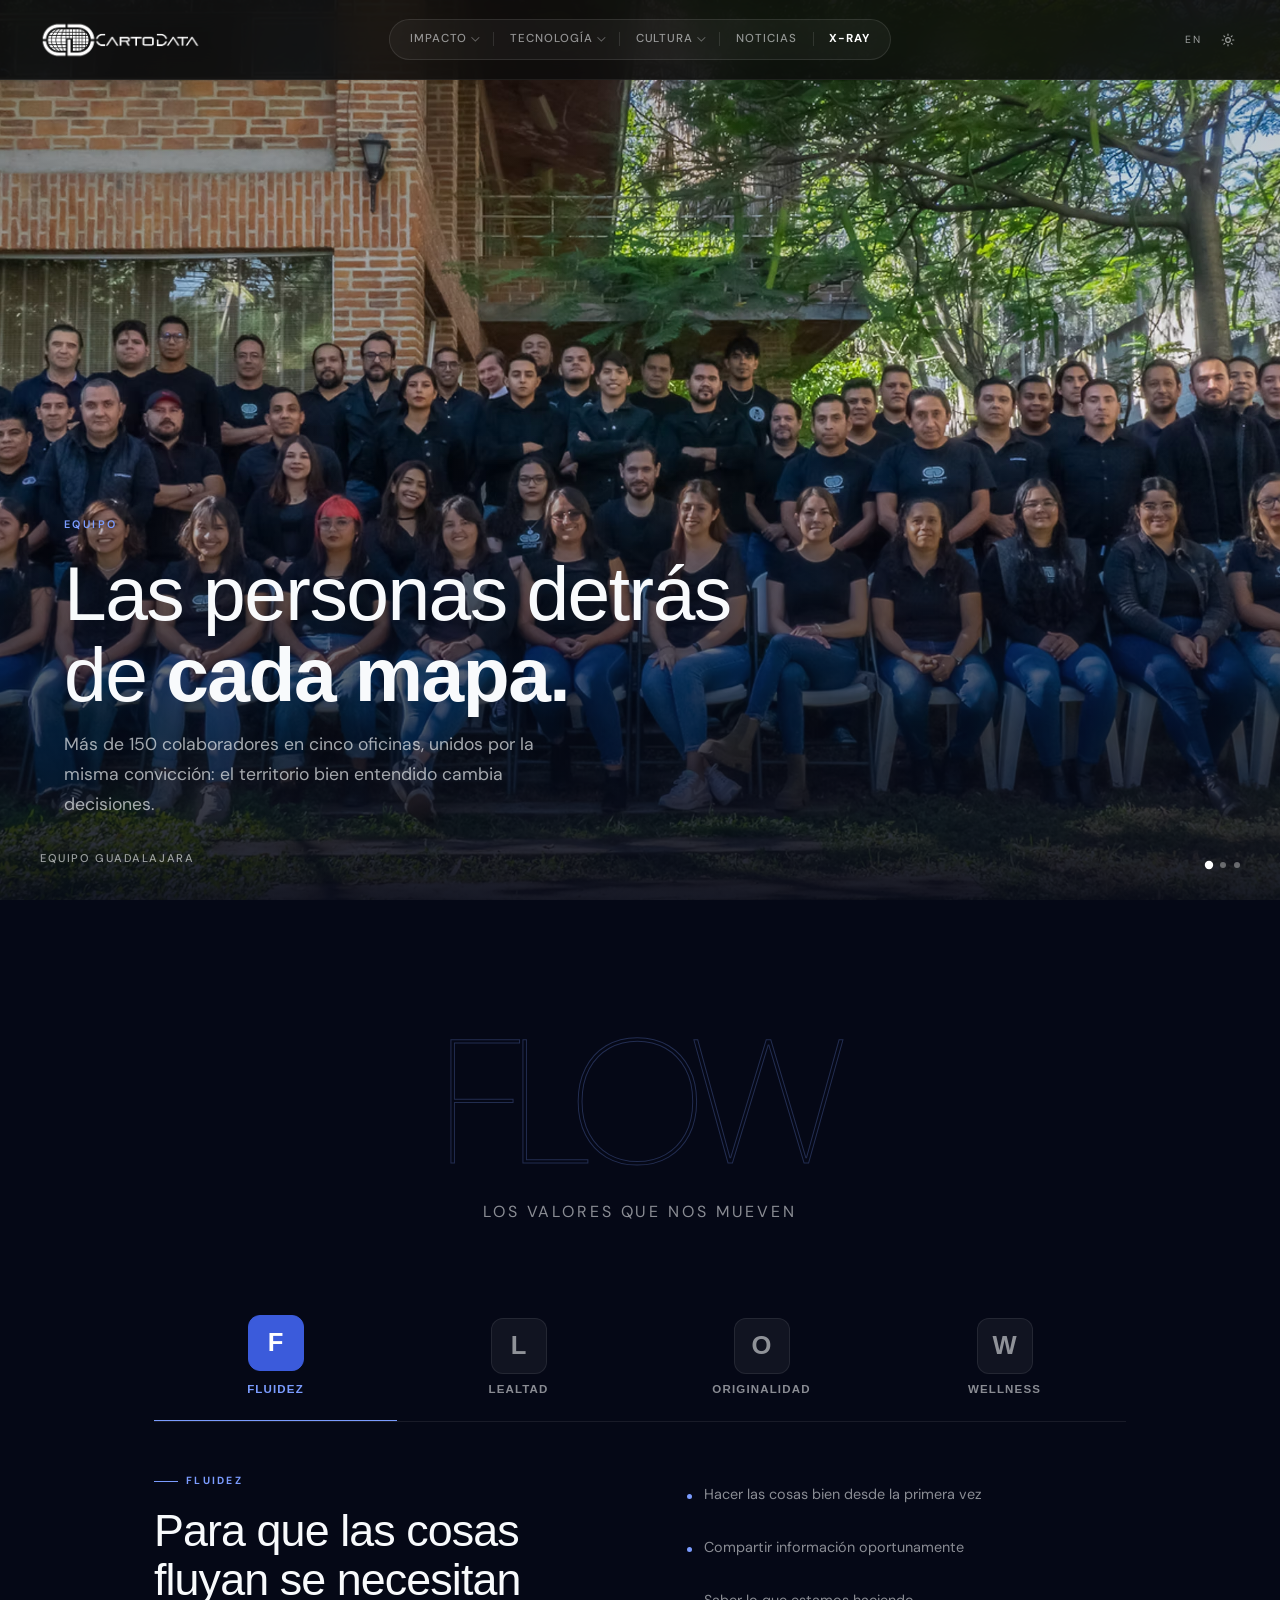
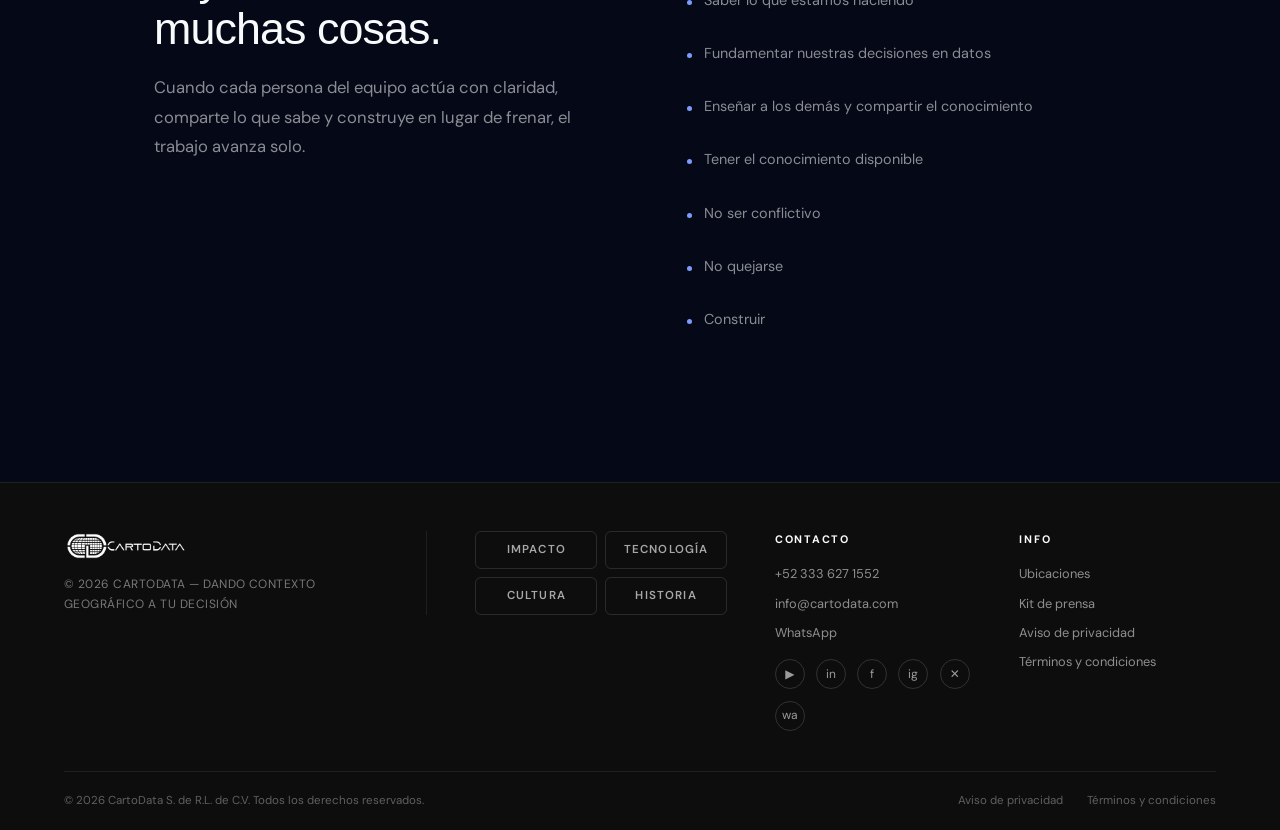
<file: equipo.html>
<!doctype html>
<html lang="es">
<head>
  <meta charset="UTF-8" />
  <meta name="viewport" content="width=device-width, initial-scale=1.0" />
  <title>Equipo CartoData — Expertos en Geomática y Cartografía</title>
  <meta name="description" content="Conoce al equipo de CartoData: expertos en fotogrametría, LiDAR, SIG y desarrollo de software geoespacial. Cuatro generaciones construyendo soluciones cartográficas para Latinoamérica." />
  <link rel="canonical" href="https://www.cartodata.com/equipo.html" />
  <!-- Open Graph -->
  <meta property="og:type" content="website" />
  <meta property="og:url" content="https://www.cartodata.com/equipo.html" />
  <meta property="og:title" content="Equipo CartoData — Expertos en Geomática y Cartografía" />
  <meta property="og:description" content="Expertos en fotogrametría, LiDAR, SIG y desarrollo de software geoespacial. Cuatro generaciones construyendo soluciones cartográficas." />
  <meta property="og:image" content="https://www.cartodata.com/images/og-equipo.jpg" />
  <meta property="og:locale" content="es_MX" />
  <meta property="og:site_name" content="CartoData" />
  <!-- Twitter Card -->
  <meta name="twitter:card" content="summary_large_image" />
  <meta name="twitter:title" content="Equipo CartoData — Expertos en Geomática y Cartografía" />
  <meta name="twitter:description" content="Expertos en fotogrametría, LiDAR, SIG y desarrollo de software geoespacial. Cuatro generaciones construyendo soluciones cartográficas." />
  <meta name="twitter:image" content="https://www.cartodata.com/images/og-equipo.jpg" />
  <!-- Schema.org -->
  <script type="application/ld+json">
  {
    "@context": "https://schema.org",
    "@type": "AboutPage",
    "name": "Equipo CartoData",
    "description": "Expertos en fotogrametría, LiDAR, SIG y desarrollo de software geoespacial.",
    "url": "https://www.cartodata.com/equipo.html",
    "about": {
      "@type": "Organization",
      "name": "CartoData",
      "url": "https://www.cartodata.com"
    }
  }
  </script>
  <style>
    /* ── Layout base ── */
    body { padding-top: 0; }

    /* ── Hero carrusel full screen ── */
    .carousel-wrap {
      position: relative; width: 100%; height: 100vh;
      overflow: hidden;
    }
    .carousel-slide {
      position: absolute; inset: 0;
      opacity: 0; transition: opacity 900ms ease;
    }
    .carousel-slide.active { opacity: 1; }
    .carousel-slide img {
      width: 100%; height: 100%; object-fit: cover; display: block;
    }
    .carousel-overlay {
      position: absolute; inset: 0;
      background: linear-gradient(to top,
        rgba(5,8,22,0.92) 0%,
        rgba(5,8,22,0.55) 28%,
        rgba(5,8,22,0.0) 55%,
        rgba(5,8,22,0.25) 100%);
    }
    /* Texto hero anclado al fondo */
    .carousel-content {
      position: absolute; inset: 0;
      display: flex; flex-direction: column;
      align-items: flex-start; justify-content: flex-end;
      text-align: left; padding: clamp(2rem,5vw,4rem);
      padding-bottom: clamp(3.5rem,7vw,5rem);
    }
    .carousel-eyebrow {
      font-size: 0.68rem; font-weight: 600; letter-spacing: 0.22em;
      text-transform: uppercase; color: var(--blue-light);
      margin-bottom: 1.2rem;
    }
    .carousel-title {
      font-size: clamp(2.5rem,6vw,5rem);
      color: #f8fafc; line-height: 1.05;
      margin-bottom: 1rem; max-width: 720px;
    }
    .carousel-title strong { font-weight: 600; }
    .carousel-subtitle {
      font-size: clamp(0.9rem,1.5vw,1.1rem);
      color: rgba(248,250,252,0.65); max-width: 500px; line-height: 1.7;
    }
    /* Label de oficina */
    .carousel-label {
      position: absolute; bottom: 2rem; left: 2.5rem;
      font-size: 0.7rem; font-weight: 500; letter-spacing: 0.14em;
      text-transform: uppercase; color: rgba(248,250,252,0.6);
    }
    .carousel-dots {
      position: absolute; bottom: 2rem; right: 2.5rem;
      display: flex; gap: 8px; align-items: center;
    }
    .carousel-dot {
      width: 6px; height: 6px; border-radius: 50%;
      background: rgba(255,255,255,0.35); border: none; cursor: pointer;
      padding: 0; transition: background 200ms, transform 200ms;
    }
    .carousel-dot.active { background: #fff; transform: scale(1.4); }

    /* ── Sección valores ── */
    .page-inner {
      max-width: 1100px; margin: 0 auto;
      padding: clamp(4rem,7vw,6rem) clamp(1.5rem,5vw,4rem);
    }

    /* ── Eyebrow / títulos ── */
    .section-eyebrow {
      display: inline-block; font-size: 0.68rem; font-weight: 600;
      letter-spacing: 0.22em; text-transform: uppercase; color: var(--blue-light);
      margin-bottom: 1rem;
    }
    .section-eyebrow::before {
      content: ''; display: inline-block;
      width: 28px; height: 1.5px; background: var(--blue-light);
      vertical-align: middle; margin-right: 0.6rem;
    }
    .section-title {
      font-size: clamp(1.8rem,3.5vw,2.8rem);
      line-height: 1.1; color: var(--text); margin-bottom: 1rem;
    }
    .section-title strong { font-weight: 600; }

    /* ── FLOW section ── */
    .flow-section { padding: clamp(5rem,9vw,8rem) 0 clamp(4rem,7vw,6rem); }
    .flow-header { text-align: center; margin-bottom: clamp(3rem,5vw,5rem); }
    .flow-super {
      font-size: clamp(5rem,14vw,11rem); font-weight: 100; line-height: 1;
      letter-spacing: -0.04em; color: transparent;
      -webkit-text-stroke: 1px rgba(123,156,255,0.25);
      user-select: none; margin-bottom: 0.5rem;
    }
    .flow-subtitle {
      font-size: clamp(0.85rem,1.3vw,1rem); color: var(--muted);
      letter-spacing: 0.18em; text-transform: uppercase; font-weight: 400;
    }

    /* Tabs */
    .flow-tabs {
      display: flex; gap: 0; border-bottom: 1px solid var(--border);
      margin-bottom: 0; overflow-x: auto; scrollbar-width: none;
    }
    .flow-tabs::-webkit-scrollbar { display: none; }
    .flow-tab {
      flex: 1; min-width: 120px; background: none; border: none;
      cursor: pointer; padding: 1.8rem 1rem 1.6rem;
      display: flex; flex-direction: column; align-items: center; gap: 0.6rem;
      position: relative; transition: background 250ms;
    }
    .flow-tab::after {
      content: ''; position: absolute; bottom: -1px; left: 0; right: 0;
      height: 2px; background: var(--blue-light); opacity: 0;
      transition: opacity 250ms;
    }
    .flow-tab.active::after { opacity: 1; }
    .flow-tab-letter {
      width: 56px; height: 56px; border-radius: 12px;
      display: flex; align-items: center; justify-content: center;
      font-size: 1.6rem; font-weight: 700; font-family: var(--font-heading);
      background: rgba(255,255,255,0.05); border: 1px solid var(--border);
      color: var(--muted); transition: background 250ms, color 250ms, border-color 250ms, transform 250ms;
    }
    .flow-tab.active .flow-tab-letter,
    .flow-tab:hover .flow-tab-letter {
      background: var(--blue); border-color: var(--blue);
      color: #fff; transform: translateY(-3px);
    }
    .flow-tab-name {
      font-size: 0.72rem; font-weight: 600; letter-spacing: 0.1em;
      text-transform: uppercase; color: var(--muted);
      transition: color 250ms;
    }
    .flow-tab.active .flow-tab-name { color: var(--blue-light); }

    /* Panel */
    .flow-panels { position: relative; min-height: 320px; }
    .flow-panel {
      display: none; padding: clamp(2.5rem,4vw,3.5rem) 0;
      animation: panelIn 350ms ease;
    }
    .flow-panel.active { display: grid; grid-template-columns: 1fr 1fr; gap: clamp(2rem,5vw,5rem); align-items: start; }
    @keyframes panelIn {
      from { opacity: 0; transform: translateY(10px); }
      to   { opacity: 1; transform: translateY(0); }
    }
    .flow-panel-left {}
    .flow-panel-tag {
      font-size: 0.65rem; font-weight: 700; letter-spacing: 0.22em;
      text-transform: uppercase; color: var(--blue-light);
      margin-bottom: 1rem; display: flex; align-items: center; gap: 0.5rem;
    }
    .flow-panel-tag::before {
      content: ''; width: 24px; height: 1.5px; background: var(--blue-light);
    }
    .flow-panel-title {
      font-size: clamp(2rem,3.5vw,3rem); font-weight: 100;
      letter-spacing: -0.02em; color: var(--text); margin-bottom: 1.25rem; line-height: 1.1;
    }
    .flow-panel-desc {
      font-size: clamp(0.9rem,1.3vw,1.05rem); color: var(--muted);
      line-height: 1.75; font-family: var(--font-sans);
    }
    .flow-panel-desc strong { color: var(--text); font-weight: 600; }
    .flow-panel-right {}
    .flow-bullets {
      list-style: none; display: flex; flex-direction: column; gap: 0.65rem;
    }
    .flow-bullets li {
      display: flex; align-items: baseline; gap: 0.75rem;
      font-size: 0.9rem; color: var(--muted); line-height: 1.5;
      padding: 0.6rem 0.9rem; border-radius: 8px;
      border: 1px solid transparent;
      transition: border-color 200ms, color 200ms, background 200ms;
    }
    .flow-bullets li:hover {
      border-color: var(--border); color: var(--text);
      background: rgba(59,91,219,0.06);
    }
    .flow-bullets li::before {
      content: ''; width: 5px; height: 5px; border-radius: 50%;
      background: var(--blue-light); flex-shrink: 0; margin-top: 0.35em;
    }

    @media (max-width: 700px) {
      .flow-panel.active { grid-template-columns: 1fr; }
      .flow-tab { min-width: 80px; padding: 1.4rem 0.5rem 1.2rem; }
      .flow-tab-letter { width: 44px; height: 44px; font-size: 1.3rem; }
    }
  </style>
</head>
<body>

  <!-- Hero carrusel full screen -->
  <div class="carousel-wrap" id="eq-carousel">
    <div class="carousel-slide active">
      <img src="./images/equipo.avif" alt="Equipo Guadalajara" />
      <div class="carousel-overlay"></div>
    </div>
    <div class="carousel-slide">
      <img src="./images/equipo-nl.avif" alt="Equipo Nuevo León" />
      <div class="carousel-overlay"></div>
    </div>
    <div class="carousel-slide">
      <img src="./images/equipo-sv.avif" alt="Equipo El Salvador" />
      <div class="carousel-overlay"></div>
    </div>
    <!-- Contenido centrado sobre las fotos -->
    <div class="carousel-content">
      <span class="carousel-eyebrow">Equipo</span>
      <h1 class="carousel-title">Las personas detrás<br>de <strong>cada mapa.</strong></h1>
      <p class="carousel-subtitle">Más de 150 colaboradores en cinco oficinas, unidos por la misma convicción: el territorio bien entendido cambia decisiones.</p>
    </div>
    <span class="carousel-label" id="eq-label">Equipo Guadalajara</span>
    <div class="carousel-dots">
      <button class="carousel-dot active" data-i="0" data-label="Equipo Guadalajara"></button>
      <button class="carousel-dot"        data-i="1" data-label="Equipo Nuevo León"></button>
      <button class="carousel-dot"        data-i="2" data-label="Equipo El Salvador"></button>
    </div>
  </div>

  <!-- FLOW Values -->
  <section class="flow-section">
    <div class="page-inner" style="padding-top:0;padding-bottom:0;">

      <div class="flow-header">
        <div class="flow-super">FLOW</div>
        <p class="flow-subtitle">Los valores que nos mueven</p>
      </div>

      <!-- Tabs -->
      <div class="flow-tabs" role="tablist">
        <button class="flow-tab active" data-flow="f" role="tab" aria-selected="true">
          <span class="flow-tab-letter">F</span>
          <span class="flow-tab-name">Fluidez</span>
        </button>
        <button class="flow-tab" data-flow="l" role="tab" aria-selected="false">
          <span class="flow-tab-letter">L</span>
          <span class="flow-tab-name">Lealtad</span>
        </button>
        <button class="flow-tab" data-flow="o" role="tab" aria-selected="false">
          <span class="flow-tab-letter">O</span>
          <span class="flow-tab-name">Originalidad</span>
        </button>
        <button class="flow-tab" data-flow="w" role="tab" aria-selected="false">
          <span class="flow-tab-letter">W</span>
          <span class="flow-tab-name">Wellness</span>
        </button>
      </div>

      <!-- Panels -->
      <div class="flow-panels">

        <div class="flow-panel active" data-flow="f">
          <div class="flow-panel-left">
            <span class="flow-panel-tag">Fluidez</span>
            <h2 class="flow-panel-title">Para que las cosas fluyan se necesitan muchas cosas.</h2>
            <p class="flow-panel-desc">Cuando cada persona del equipo actúa con claridad, comparte lo que sabe y construye en lugar de frenar, el trabajo avanza solo.</p>
          </div>
          <div class="flow-panel-right">
            <ul class="flow-bullets">
              <li>Hacer las cosas bien desde la primera vez</li>
              <li>Compartir información oportunamente</li>
              <li>Saber lo que estamos haciendo</li>
              <li>Fundamentar nuestras decisiones en datos</li>
              <li>Enseñar a los demás y compartir el conocimiento</li>
              <li>Tener el conocimiento disponible</li>
              <li>No ser conflictivo</li>
              <li>No quejarse</li>
              <li>Construir</li>
            </ul>
          </div>
        </div>

        <div class="flow-panel" data-flow="l">
          <div class="flow-panel-left">
            <span class="flow-panel-tag">Lealtad</span>
            <h2 class="flow-panel-title">Existiendo lealtad, hay confianza y hay flow.</h2>
            <p class="flow-panel-desc">La lealtad genera armonía y seguridad entre las personas. No es solo hacia la empresa — empieza desde adentro.</p>
          </div>
          <div class="flow-panel-right">
            <ul class="flow-bullets">
              <li>A mi mismo</li>
              <li>A mi familia</li>
              <li>A mi creencia</li>
              <li>A mi tribu</li>
              <li>A mi actividad</li>
              <li>A los principios científicos</li>
              <li>A mi ética</li>
            </ul>
          </div>
        </div>

        <div class="flow-panel" data-flow="o">
          <div class="flow-panel-left">
            <span class="flow-panel-tag">Originalidad</span>
            <h2 class="flow-panel-title">Cuando algo no existe, es una oportunidad — no un problema.</h2>
            <p class="flow-panel-desc">El DNA de CartoData es de <strong>innovación</strong>. Escribimos nuestras propias herramientas, integramos piezas de forma poco común y tenemos modelos de negocio diferentes. Lo cuál nos hace <strong>únicos</strong>.<br><br>No copiamos — creamos.</p>
          </div>
          <div class="flow-panel-right" style="display:flex;align-items:center;justify-content:center;">
            <div style="font-size:clamp(5rem,12vw,9rem);font-weight:100;letter-spacing:-0.05em;color:transparent;-webkit-text-stroke:1px rgba(123,156,255,0.3);line-height:1;text-align:center;">
              No<br>copiamos,<br>creamos.
            </div>
          </div>
        </div>

        <div class="flow-panel" data-flow="w">
          <div class="flow-panel-left">
            <span class="flow-panel-tag">Wellness · Bienestar</span>
            <h2 class="flow-panel-title">CartoData es una máquina de sueños.</h2>
            <p class="flow-panel-desc">Estamos formados por personas, y si las personas no funcionan, tampoco la organización. Cada uno somos parte del engranaje de una compleja maquinaria llamada CartoData.</p>
          </div>
          <div class="flow-panel-right">
            <ul class="flow-bullets">
              <li>Cuidar nuestra salud física, mental y económica es nuestra prioridad</li>
              <li>Cada uno somos parte del engranaje de CartoData</li>
              <li>Las metas de los colaboradores son las metas de la organización</li>
            </ul>
          </div>
        </div>

      </div><!-- /flow-panels -->

    </div>
  </section>

  <script>
    // FLOW tabs
    (function() {
      const tabs   = document.querySelectorAll('.flow-tab');
      const panels = document.querySelectorAll('.flow-panel');
      tabs.forEach(tab => {
        tab.addEventListener('click', () => {
          const key = tab.dataset.flow;
          tabs.forEach(t => { t.classList.remove('active'); t.setAttribute('aria-selected','false'); });
          panels.forEach(p => p.classList.remove('active'));
          tab.classList.add('active');
          tab.setAttribute('aria-selected','true');
          document.querySelector(`.flow-panel[data-flow="${key}"]`).classList.add('active');
        });
      });
    })();
  </script>

  <script>
    (function() {
      const slides = document.querySelectorAll('#eq-carousel .carousel-slide');
      const dots   = document.querySelectorAll('#eq-carousel .carousel-dot');
      let cur = 0, timer;

      function goTo(i) {
        slides[cur].classList.remove('active');
        dots[cur].classList.remove('active');
        cur = i;
        slides[cur].classList.add('active');
        dots[cur].classList.add('active');
      }

      function next() { goTo((cur + 1) % slides.length); }

      dots.forEach(d => d.addEventListener('click', () => {
        clearInterval(timer);
        goTo(+d.dataset.i);
        timer = setInterval(next, 5000);
      }));

      timer = setInterval(next, 5000);
    })();
  </script>

  <script src="./shared.js"></script>
</body>
</html>
</file>
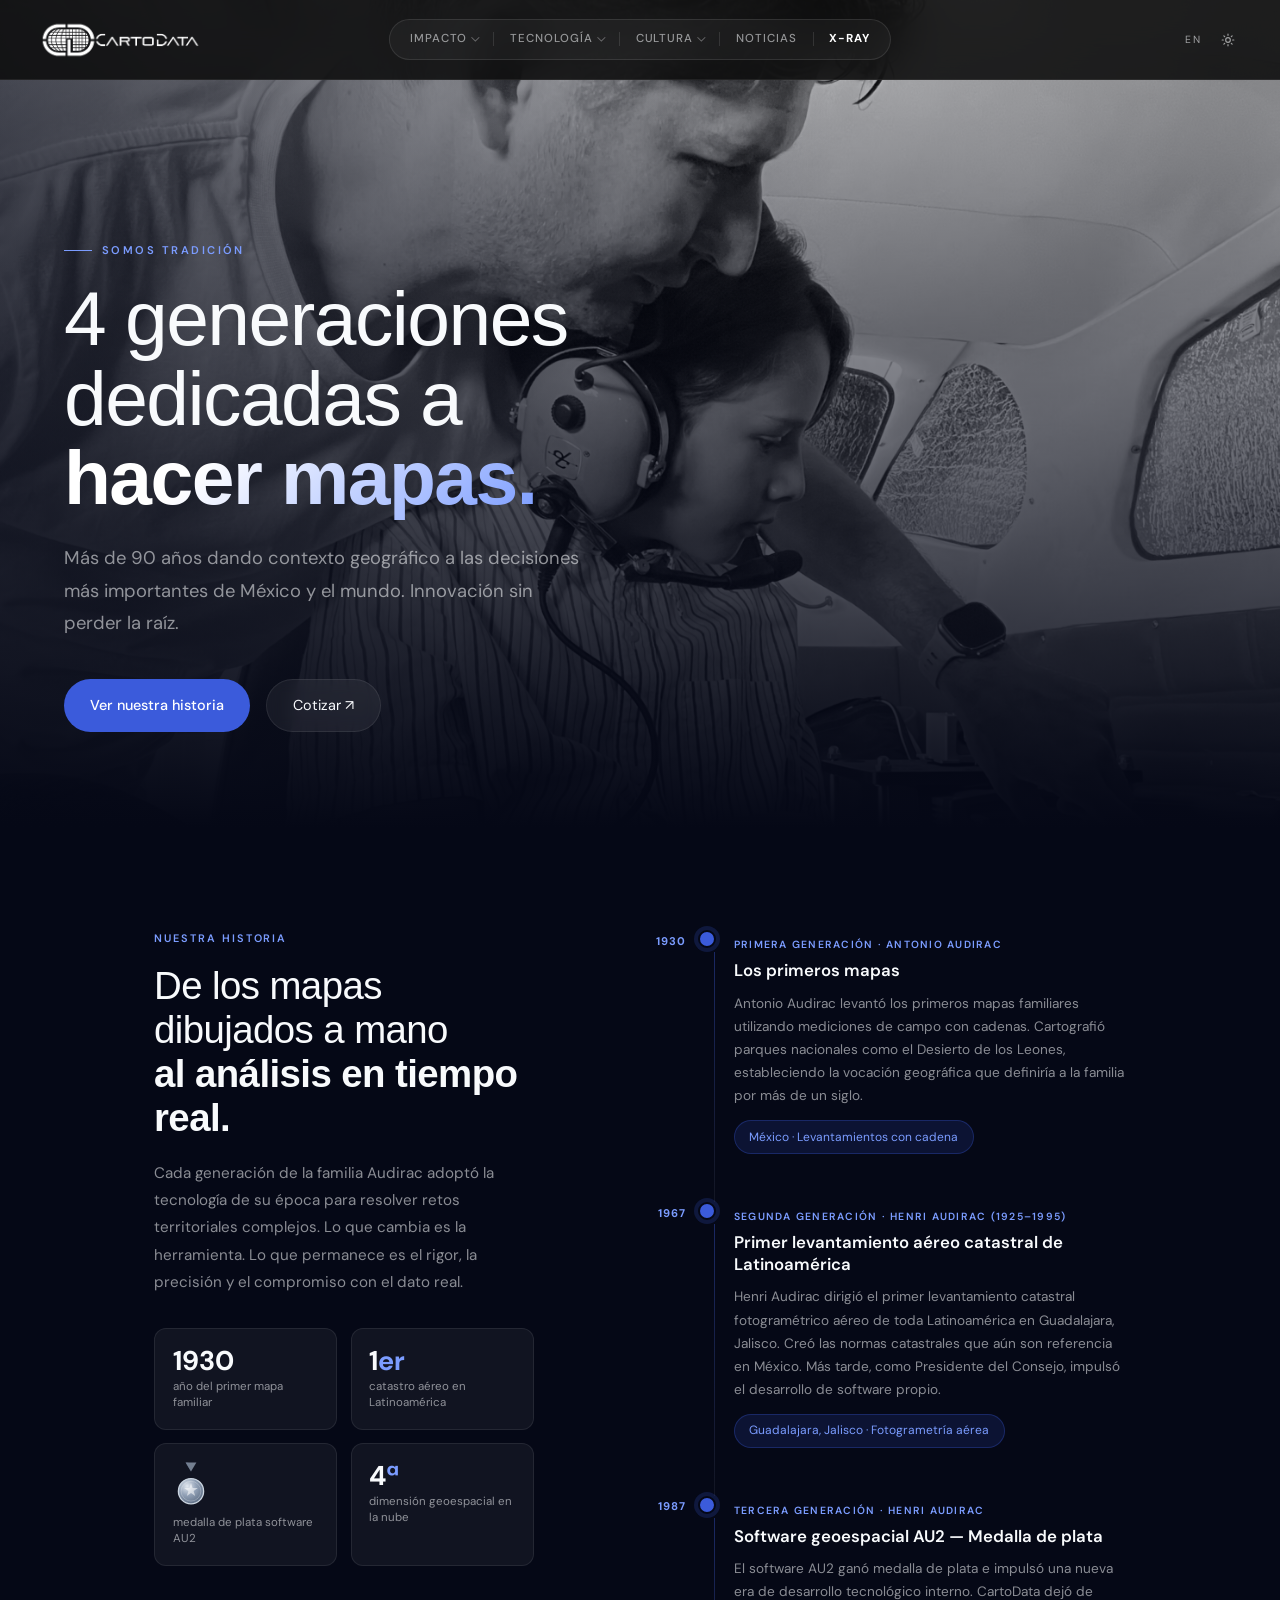
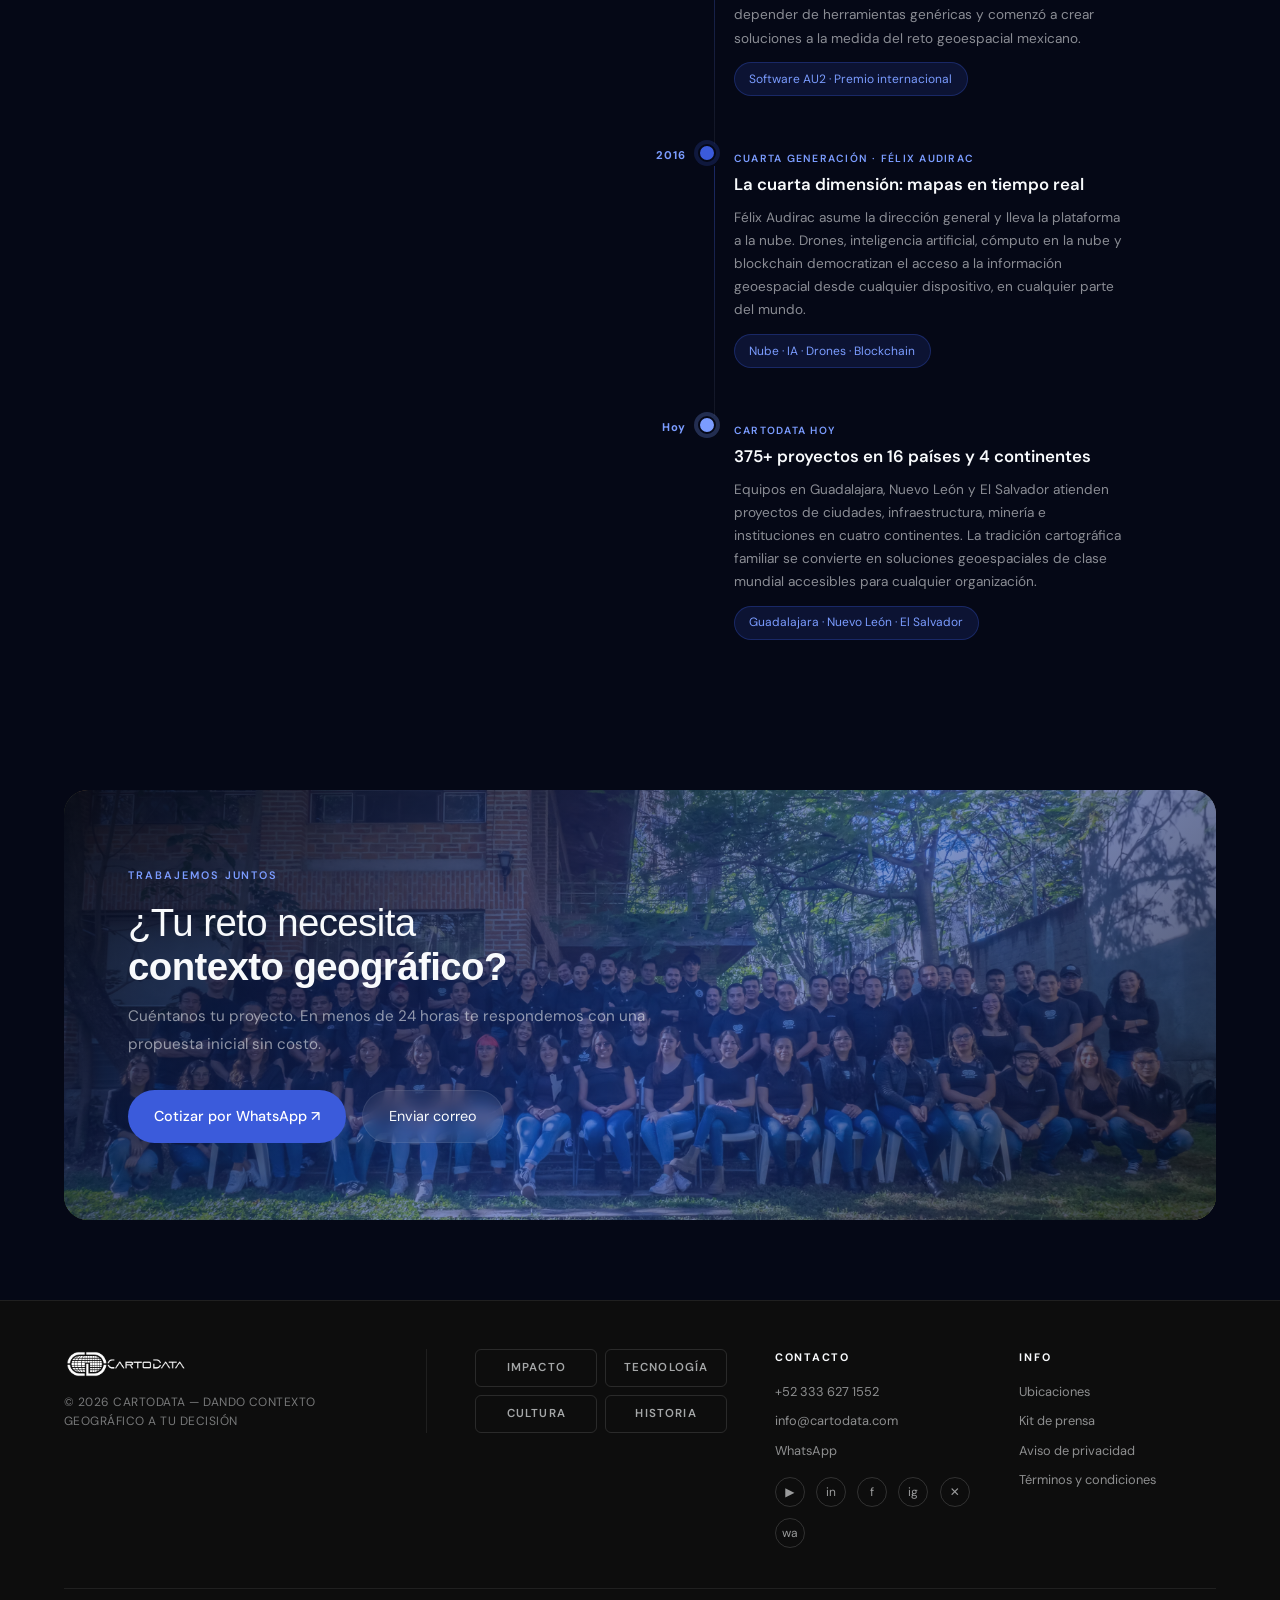
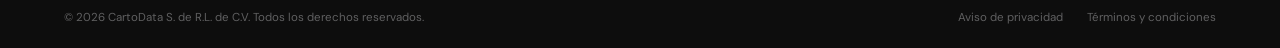
<file: historia.html>
<!doctype html>
<html lang="es" class="scroll-smooth">
<head>
  <meta charset="UTF-8" />
  <meta name="viewport" content="width=device-width, initial-scale=1.0" />
  <title>90 años haciendo mapas: Historia de CartoData desde 1930</title>
  <meta name="description" content="Cuatro generaciones dedicadas a hacer mapas. Desde 1930, CartoData ha construido soluciones geoespaciales para Latinoamérica: de la cartografía analógica al SIG digital." />
  <link rel="canonical" href="https://www.cartodata.com/historia.html" />
  <!-- Open Graph -->
  <meta property="og:type" content="website" />
  <meta property="og:url" content="https://www.cartodata.com/historia.html" />
  <meta property="og:title" content="90 años haciendo mapas: Historia de CartoData" />
  <meta property="og:description" content="Cuatro generaciones construyendo soluciones geoespaciales. Conoce la historia de CartoData desde 1930." />
  <meta property="og:image" content="https://www.cartodata.com/images/og-historia.jpg" />
  <meta property="og:locale" content="es_MX" />
  <meta property="og:site_name" content="CartoData" />
  <!-- Twitter Card -->
  <meta name="twitter:card" content="summary_large_image" />
  <meta name="twitter:title" content="90 años haciendo mapas: Historia de CartoData" />
  <meta name="twitter:description" content="Cuatro generaciones construyendo soluciones geoespaciales. Conoce la historia de CartoData desde 1930." />
  <meta name="twitter:image" content="https://www.cartodata.com/images/og-historia.jpg" />
  <!-- Schema.org -->
  <script type="application/ld+json">
  {
    "@context": "https://schema.org",
    "@type": "AboutPage",
    "name": "Historia de CartoData",
    "description": "Cuatro generaciones dedicadas a hacer mapas desde 1930.",
    "url": "https://www.cartodata.com/historia.html",
    "about": {
      "@type": "Organization",
      "name": "CartoData",
      "foundingDate": "1930",
      "description": "Empresa geoespacial con más de 90 años de experiencia en cartografía y geomática en Latinoamérica."
    }
  }
  </script>
  <!-- site.css y fuentes las inyecta shared.js automáticamente -->
  <style>
    :root {
      --glass: rgba(255,255,255,0.05);
    }

    html { color-scheme: dark; }

    body {
      min-height: 100vh;
      overflow-x: hidden;
    }

    /* Nav y Footer manejados por shared.js */

    /* HERO */
    .hero {
      position: relative; width: 100%; padding-top: 64px;
      min-height: 92vh; display: flex; align-items: flex-end;
      overflow: hidden;
    }
    .hero-bg {
      position: absolute; inset: 0;
      background-image: url('./images/legacy.jpg');
      background-size: cover; background-position: center 30%;
    }
    .hero-bg::after {
      content: ''; position: absolute; inset: 0;
      background:
        linear-gradient(to top, rgba(5,8,22,1) 0%, rgba(5,8,22,0.55) 50%, rgba(5,8,22,0.12) 100%),
        linear-gradient(to right, rgba(5,8,22,0.65) 0%, transparent 65%);
    }
    .hero-content {
      position: relative; z-index: 1;
      padding: clamp(3rem,8vw,6rem) clamp(1.5rem,5vw,4rem);
      max-width: 820px;
    }
    .eyebrow {
      display: inline-flex; align-items: center; gap: 10px;
      font-size: 0.7rem; font-weight: 600; letter-spacing: 0.22em;
      text-transform: uppercase; color: var(--blue-light);
      margin-bottom: 1.2rem;
    }
    .eyebrow::before {
      content: ''; display: block;
      width: 28px; height: 1.5px; background: var(--blue-light);
    }
    /* h1, h2 — font-family, weight y letter-spacing vienen de site.css */
    .hero h1 {
      font-size: clamp(2.8rem,6vw,5.5rem);
      line-height: 1.04;
      margin-bottom: 1.5rem;
    }
    .hero h1 em {
      font-style: normal; font-weight: 700;
      background: linear-gradient(135deg, #fff 30%, var(--blue-light));
      -webkit-background-clip: text; -webkit-text-fill-color: transparent;
      background-clip: text;
    }
    .hero-sub {
      font-size: clamp(1rem,1.8vw,1.15rem); color: var(--muted);
      max-width: 520px; line-height: 1.75; margin-bottom: 2.5rem;
    }
    .btn-primary {
      display: inline-flex; align-items: center; gap: 8px;
      padding: 14px 26px; border-radius: 999px;
      background: var(--blue); color: #fff;
      text-decoration: none; font-size: 0.9rem; font-weight: 500;
      transition: opacity 200ms;
    }
    .btn-primary:hover { opacity: 0.88; }
    .btn-ghost {
      display: inline-flex; align-items: center; gap: 8px;
      padding: 14px 26px; border-radius: 999px;
      border: 1px solid var(--border); background: rgba(255,255,255,0.06);
      color: var(--text); text-decoration: none; font-size: 0.9rem;
      backdrop-filter: blur(8px); transition: border-color 200ms;
    }
    .btn-ghost:hover { border-color: rgba(255,255,255,0.25); }
    .hero-actions { display: flex; gap: 1rem; flex-wrap: wrap; }

    /* STATS */
    .stats-bar {
      background: rgba(255,255,255,0.03);
      border-top: 1px solid var(--border);
      border-bottom: 1px solid var(--border);
    }
    .stats-inner {
      max-width: 1100px; margin: 0 auto;
      padding: 0 clamp(1.5rem,5vw,4rem);
      display: grid; grid-template-columns: repeat(4,1fr);
    }
    .stat-item {
      padding: 2rem 1.5rem; border-right: 1px solid var(--border);
      text-align: center;
    }
    .stat-item:last-child { border-right: none; }
    .stat-num { font-size: clamp(2rem,4vw,2.8rem); font-weight: 700; line-height: 1; }
    .stat-num span { color: var(--blue-light); }
    .stat-label { font-size: 0.78rem; color: var(--muted); margin-top: 0.4rem; line-height: 1.4; }
    @media (max-width: 640px) {
      .stats-inner { grid-template-columns: repeat(2,1fr); }
      .stat-item:nth-child(2) { border-right: none; }
    }

    /* MAIN LAYOUT */
    .main-wrap {
      max-width: 1100px; margin: 0 auto;
      padding: clamp(4rem,8vw,7rem) clamp(1.5rem,5vw,4rem);
      display: grid; grid-template-columns: 380px 1fr;
      gap: 6rem; align-items: start;
    }
    .sticky-col { position: sticky; top: 88px; }
    .section-eyebrow {
      font-size: 0.68rem; font-weight: 600; letter-spacing: 0.18em;
      text-transform: uppercase; color: var(--blue-light);
      margin-bottom: 1rem; display: block;
    }
    .section-title {
      font-size: clamp(1.6rem,3vw,2.4rem);
      line-height: 1.15; color: var(--text);
      margin-bottom: 1.2rem;
    }
    .section-title strong { font-weight: 600; }
    .section-body {
      font-size: 0.95rem; color: var(--muted);
      line-height: 1.8; margin-bottom: 1rem;
    }

    /* MINI STATS */
    .mini-stats {
      display: grid; grid-template-columns: 1fr 1fr; gap: 0.85rem; margin-top: 2rem;
    }
    .mini-stat {
      background: var(--glass); border: 1px solid var(--border);
      border-radius: 12px; padding: 1.1rem;
    }
    .mini-stat-num { font-size: 1.7rem; font-weight: 700; line-height: 1; }
    .mini-stat-num span { color: var(--blue-light); }
    .mini-stat-label { font-size: 0.72rem; color: var(--muted); margin-top: 0.3rem; line-height: 1.4; }

    /* TIMELINE */
    .timeline { display: flex; flex-direction: column; }
    .tl-item {
      display: grid; grid-template-columns: 56px 20px 1fr;
      gap: 0 0.75rem; position: relative; padding-bottom: 3rem;
      align-items: start;
    }
    .tl-item::before {
      content: ''; position: absolute;
      left: 84px; top: 22px; bottom: 0;
      width: 1px;
      background: linear-gradient(to bottom, rgba(59,91,219,0.4), rgba(255,255,255,0.06));
    }
    .tl-item:last-child::before { display: none; }
    .tl-year {
      font-size: 0.7rem; font-weight: 700; color: var(--blue-light);
      letter-spacing: 0.08em; padding-top: 0.15rem; text-align: right;
      white-space: nowrap;
    }
    .tl-dot {
      width: 18px; height: 18px; border-radius: 50%; flex-shrink: 0;
      background: var(--blue); border: 2px solid var(--bg);
      box-shadow: 0 0 0 4px rgba(59,91,219,0.2);
      margin-top: 0; align-self: start;
      transition: transform 300ms, box-shadow 300ms;
    }
    .tl-item:hover .tl-dot {
      transform: scale(1.25);
      box-shadow: 0 0 0 6px rgba(59,91,219,0.25);
    }
    .tl-body { padding-left: 0.25rem; }
    .tl-tag {
      display: inline-block; font-size: 0.65rem; font-weight: 600;
      letter-spacing: 0.12em; text-transform: uppercase;
      color: var(--blue-light); margin-bottom: 0.4rem;
    }
    .tl-title {
      font-size: 1.05rem; font-weight: 600; color: var(--text);
      margin-bottom: 0.6rem; line-height: 1.3;
    }
    .tl-desc {
      font-size: 0.85rem; color: var(--muted); line-height: 1.7;
    }
    .tl-highlight {
      display: inline-flex; align-items: center; gap: 6px;
      margin-top: 0.8rem; padding: 0.4rem 0.9rem; border-radius: 999px;
      background: rgba(59,91,219,0.15); border: 1px solid rgba(59,91,219,0.3);
      font-size: 0.75rem; color: var(--blue-light);
    }

    /* VALUES */
    .values-section {
      background: linear-gradient(180deg, var(--bg2) 0%, var(--bg) 100%);
      border-top: 1px solid var(--border);
    }
    .values-wrap {
      max-width: 1100px; margin: 0 auto;
      padding: clamp(4rem,8vw,6rem) clamp(1.5rem,5vw,4rem);
    }
    .values-grid {
      display: grid; grid-template-columns: repeat(4,1fr);
      gap: 1.25rem; margin-top: 3rem;
    }
    .val-card {
      background: var(--glass); border: 1px solid var(--border);
      border-radius: 16px; padding: 1.8rem 1.4rem;
      transition: border-color 300ms, transform 300ms;
    }
    .val-card:hover { border-color: rgba(59,91,219,0.45); transform: translateY(-4px); }
    .val-icon {
      font-size: 0.72rem; font-weight: 700; letter-spacing: 0.12em;
      color: var(--blue-light); margin-bottom: 0.9rem; display: block;
    }
    .val-name { font-size: 0.95rem; font-weight: 600; margin-bottom: 0.45rem; }
    .val-desc { font-size: 0.78rem; color: var(--muted); line-height: 1.6; }
    @media (max-width: 780px) { .values-grid { grid-template-columns: repeat(2,1fr); } }

    /* CTA BAND */
    .cta-band {
      position: relative; overflow: hidden; margin: 0 clamp(1.5rem,5vw,4rem) 5rem;
      border-radius: 24px;
    }
    .cta-band-bg {
      position: absolute; inset: 0;
      background-image: url('./images/equipo.avif');
      background-size: cover; background-position: center 25%;
    }
    .cta-band-bg::after {
      content: ''; position: absolute; inset: 0;
      background: linear-gradient(135deg,
        rgba(5,8,22,0.93) 0%, rgba(30,64,175,0.5) 55%, rgba(5,8,22,0.75) 100%);
    }
    .cta-inner {
      position: relative; z-index: 1;
      padding: clamp(3rem,6vw,5rem) clamp(2rem,5vw,4rem);
      max-width: 660px;
    }
    .cta-inner .section-title { margin-bottom: 0.9rem; }
    .cta-inner .section-body { margin-bottom: 2rem; }


    @media (max-width: 860px) {
      .main-wrap { grid-template-columns: 1fr; gap: 3rem; }
      .sticky-col { position: static; }
    }
  </style>
</head>
<body>

  <!-- HERO -->
  <div class="hero">
    <div class="hero-bg"></div>
    <div class="hero-content">
      <p class="eyebrow">Somos tradición</p>
      <h1>4 generaciones<br>dedicadas a<br><em>hacer mapas.</em></h1>
      <p class="hero-sub">
        Más de 90 años dando contexto geográfico a las decisiones más importantes
        de México y el mundo. Innovación sin perder la raíz.
      </p>
      <div class="hero-actions">
        <a href="#timeline" class="btn-primary">Ver nuestra historia</a>
        <a href="https://wa.me/523336271552" target="_blank" rel="noreferrer" class="btn-ghost">Cotizar ↗</a>
      </div>
    </div>
  </div>

  <!-- STATS -->

  <!-- TIMELINE -->
  <div id="timeline">
    <div class="main-wrap">
      <!-- Sticky left -->
      <div class="sticky-col">
        <span class="section-eyebrow">Nuestra historia</span>
        <h2 class="section-title">De los mapas<br>dibujados a mano<br><strong>al análisis en tiempo real.</strong></h2>
        <p class="section-body">
          Cada generación de la familia Audirac adoptó la tecnología de su época
          para resolver retos territoriales complejos. Lo que cambia es la herramienta.
          Lo que permanece es el rigor, la precisión y el compromiso con el dato real.
        </p>
        <div class="mini-stats">
          <div class="mini-stat">
            <div class="mini-stat-num">1930</div>
            <div class="mini-stat-label">año del primer mapa familiar</div>
          </div>
          <div class="mini-stat">
            <div class="mini-stat-num">1<span>er</span></div>
            <div class="mini-stat-label">catastro aéreo en Latinoamérica</div>
          </div>
          <div class="mini-stat">
            <div class="mini-stat-num">
              <svg viewBox="0 0 40 48" width="36" height="44" fill="none" xmlns="http://www.w3.org/2000/svg">
                <!-- cinta -->
                <path d="M14 0 L20 10 L26 0 Z" fill="#a0aec0" opacity="0.7"/>
                <path d="M14 0 L20 10 L17 0 Z" fill="#718096" opacity="0.5"/>
                <!-- círculo medalla -->
                <circle cx="20" cy="32" r="14" fill="url(#silver-grad)" stroke="#cbd5e0" stroke-width="1.5"/>
                <circle cx="20" cy="32" r="11" fill="none" stroke="rgba(255,255,255,0.25)" stroke-width="1"/>
                <!-- estrella -->
                <path d="M20 23 l1.8 5.5 h5.8 l-4.7 3.4 1.8 5.5 -4.7-3.4 -4.7 3.4 1.8-5.5 -4.7-3.4 h5.8 Z" fill="rgba(255,255,255,0.55)"/>
                <defs>
                  <radialGradient id="silver-grad" cx="35%" cy="30%" r="70%">
                    <stop offset="0%" stop-color="#e2e8f0"/>
                    <stop offset="50%" stop-color="#94a3b8"/>
                    <stop offset="100%" stop-color="#64748b"/>
                  </radialGradient>
                </defs>
              </svg>
            </div>
            <div class="mini-stat-label">medalla de plata software AU2</div>
          </div>
          <div class="mini-stat">
            <div class="mini-stat-num">4<span>ª</span></div>
            <div class="mini-stat-label">dimensión geoespacial en la nube</div>
          </div>
        </div>
      </div>

      <!-- Timeline -->
      <div class="timeline">
        <div class="tl-item">
          <div class="tl-year">1930</div>
          <div class="tl-dot"></div>
          <div class="tl-body">
            <span class="tl-tag">Primera generación · Antonio Audirac</span>
            <p class="tl-title">Los primeros mapas</p>
            <p class="tl-desc">
              Antonio Audirac levantó los primeros mapas familiares utilizando
              mediciones de campo con cadenas. Cartografió parques nacionales
              como el Desierto de los Leones, estableciendo la vocación geográfica
              que definiría a la familia por más de un siglo.
            </p>
            <span class="tl-highlight">México · Levantamientos con cadena</span>
          </div>
        </div>

        <div class="tl-item">
          <div class="tl-year">1967</div>
          <div class="tl-dot"></div>
          <div class="tl-body">
            <span class="tl-tag">Segunda generación · Henri Audirac (1925–1995)</span>
            <p class="tl-title">Primer levantamiento aéreo catastral de Latinoamérica</p>
            <p class="tl-desc">
              Henri Audirac dirigió el primer levantamiento catastral fotogramétrico
              aéreo de toda Latinoamérica en Guadalajara, Jalisco. Creó las normas
              catastrales que aún son referencia en México. Más tarde, como Presidente
              del Consejo, impulsó el desarrollo de software propio.
            </p>
            <span class="tl-highlight">Guadalajara, Jalisco · Fotogrametría aérea</span>
          </div>
        </div>

        <div class="tl-item">
          <div class="tl-year">1987</div>
          <div class="tl-dot"></div>
          <div class="tl-body">
            <span class="tl-tag">Tercera generación · Henri Audirac</span>
            <p class="tl-title">Software geoespacial AU2 — Medalla de plata</p>
            <p class="tl-desc">
              El software AU2 ganó medalla de plata e impulsó una nueva era de
              desarrollo tecnológico interno. CartoData dejó de depender de
              herramientas genéricas y comenzó a crear soluciones a la medida
              del reto geoespacial mexicano.
            </p>
            <span class="tl-highlight">Software AU2 · Premio internacional</span>
          </div>
        </div>

        <div class="tl-item">
          <div class="tl-year">2016</div>
          <div class="tl-dot"></div>
          <div class="tl-body">
            <span class="tl-tag">Cuarta generación · Félix Audirac</span>
            <p class="tl-title">La cuarta dimensión: mapas en tiempo real</p>
            <p class="tl-desc">
              Félix Audirac asume la dirección general y lleva la plataforma a la nube.
              Drones, inteligencia artificial, cómputo en la nube y blockchain
              democratizan el acceso a la información geoespacial desde cualquier
              dispositivo, en cualquier parte del mundo.
            </p>
            <span class="tl-highlight">Nube · IA · Drones · Blockchain</span>
          </div>
        </div>

        <div class="tl-item">
          <div class="tl-year">Hoy</div>
          <div class="tl-dot" style="background:#7b9cff;box-shadow:0 0 0 4px rgba(123,156,255,0.25);"></div>
          <div class="tl-body">
            <span class="tl-tag">CartoData hoy</span>
            <p class="tl-title">375+ proyectos en 16 países y 4 continentes</p>
            <p class="tl-desc">
              Equipos en Guadalajara, Nuevo León y El Salvador atienden proyectos
              de ciudades, infraestructura, minería e instituciones en cuatro continentes.
              La tradición cartográfica familiar se convierte en soluciones geoespaciales
              de clase mundial accesibles para cualquier organización.
            </p>
            <span class="tl-highlight">Guadalajara · Nuevo León · El Salvador</span>
          </div>
        </div>
      </div>
    </div>
  </div>


  <!-- CTA -->
  <div class="cta-band">
    <div class="cta-band-bg"></div>
    <div class="cta-inner">
      <span class="section-eyebrow">Trabajemos juntos</span>
      <h2 class="section-title">¿Tu reto necesita<br><strong>contexto geográfico?</strong></h2>
      <p class="section-body">Cuéntanos tu proyecto. En menos de 24 horas te respondemos con una propuesta inicial sin costo.</p>
      <div class="hero-actions">
        <a href="https://wa.me/523336271552" target="_blank" rel="noreferrer" class="btn-primary">Cotizar por WhatsApp ↗</a>
        <a href="mailto:contacto@cartodata.mx" class="btn-ghost">Enviar correo</a>
      </div>
    </div>
  </div>

  <!-- Footer inyectado por shared.js -->
  <script src="./shared.js"></script>
</body>
</html>
</file>
